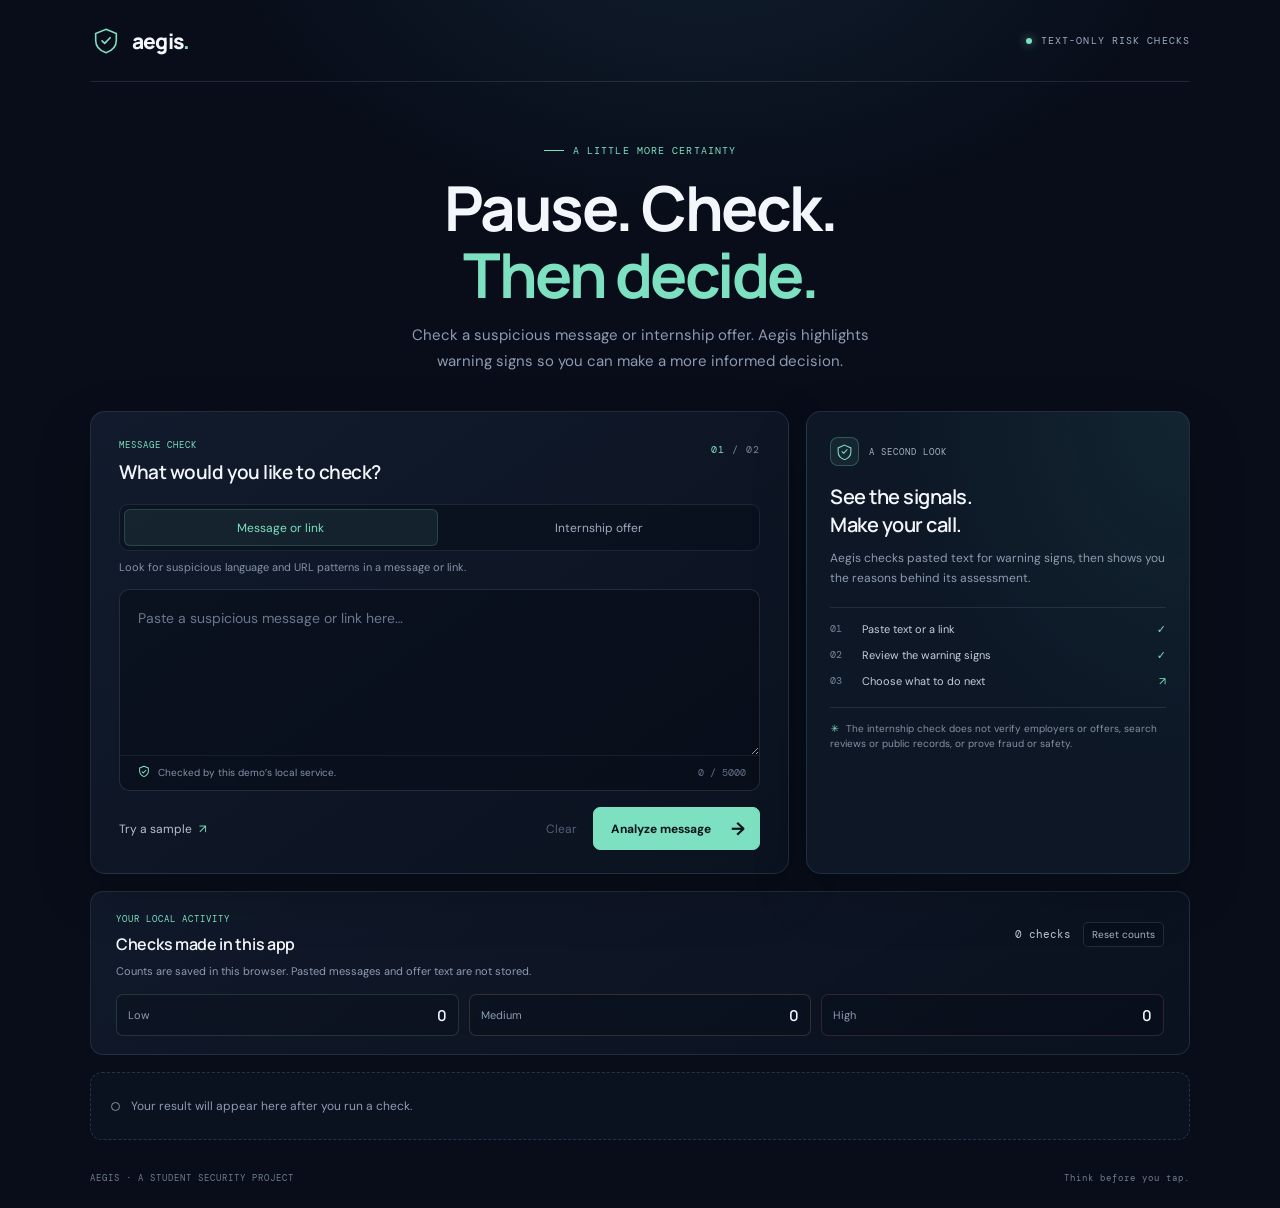
<file: frontend/index.html>
<!doctype html>
<html lang="en">
  <head>
    <meta charset="utf-8" />
    <meta name="viewport" content="width=device-width, initial-scale=1" />
    <meta name="theme-color" content="#080d19" />
    <meta name="description" content="Check suspicious messages and internship offers with Aegis." />
    <title>Aegis — Scam warning checks</title>
    <link rel="stylesheet" href="styles.css" />
    <script src="app.js" defer></script>
  </head>
  <body>
    <div class="shell">
      <header class="topbar">
        <a class="brand" href="#top" aria-label="Aegis home">
          <span class="brand-mark" aria-hidden="true">
            <svg viewBox="0 0 32 32" fill="none"><path d="M16 3.5 27 8v7.4c0 6.2-4.3 10.8-11 13.1C9.3 26.2 5 21.6 5 15.4V8l11-4.5Z" stroke="currentColor" stroke-width="1.7"/><path d="m11.8 15.8 2.8 2.8 5.8-6.1" stroke="currentColor" stroke-width="1.8" stroke-linecap="round" stroke-linejoin="round"/></svg>
          </span>
          <span class="brand-name">aegis<span>.</span></span>
        </a>
        <div class="topbar-note"><span class="live-dot"></span> TEXT-ONLY RISK CHECKS</div>
      </header>

      <main id="top">
        <section class="intro" aria-labelledby="page-title">
          <div class="eyebrow"><span class="eyebrow-line"></span> A LITTLE MORE CERTAINTY</div>
          <h1 id="page-title">Pause. Check.<br /><span>Then decide.</span></h1>
          <p class="intro-copy">Check a suspicious message or internship offer. Aegis highlights warning signs so you can make a more informed decision.</p>
        </section>

        <section class="workspace" aria-label="Aegis text checker">
          <div class="checker-card">
            <div class="card-heading">
              <div>
                <div class="section-kicker" id="mode-kicker">MESSAGE CHECK</div>
                <h2>What would you like to check?</h2>
              </div>
              <span class="step-label"><span>01</span> / 02</span>
            </div>

            <div class="mode-picker" role="group" aria-label="Choose what to check">
              <button class="mode-button is-active" type="button" data-mode="message" aria-pressed="true">Message or link</button>
              <button class="mode-button" type="button" data-mode="internship" aria-pressed="false">Internship offer</button>
            </div>
            <p class="mode-help" id="mode-help">Look for suspicious language and URL patterns in a message or link.</p>

            <div class="input-wrap company-site-field" id="company-site-field" hidden>
              <label for="company-website">Company website <span>(optional)</span></label>
              <input id="company-website" name="company-website" type="url" maxlength="500" placeholder="https://company.example" autocomplete="url" aria-describedby="company-website-note" />
              <p class="field-note" id="company-website-note">Included with the offer text in the same warning check. This does not verify the company or search its website.</p>
            </div>

            <form id="check-form">
              <label class="sr-only" id="message-label" for="message">Suspicious message or URL</label>
              <div class="input-wrap">
              <textarea id="message" name="message" maxlength="5000" placeholder="Paste a suspicious message or link here…" aria-describedby="mode-help char-count" required></textarea>
                <div class="input-footer">
                  <span class="input-hint"><svg viewBox="0 0 16 16" aria-hidden="true"><path d="M8 1.5 13 3.5v3.4c0 3-2 5.2-5 6.4-3-1.2-5-3.4-5-6.4V3.5l5-2Z"/><path d="m5.8 7.7 1.4 1.4 3-3.1"/></svg> Checked by this demo’s local service.</span>
                  <span id="char-count" class="char-count">0 / 5000</span>
                </div>
              </div>
              <div class="form-actions">
                <button class="text-button" id="sample-button" type="button">Try a sample <span aria-hidden="true">↗</span></button>
                <div class="primary-actions">
                  <button class="clear-button" id="clear-button" type="button" disabled>Clear</button>
                  <button class="analyze-button" id="submit-button" type="submit"><span class="button-label">Analyze message</span><span class="button-arrow" aria-hidden="true">→</span></button>
                </div>
              </div>
            </form>

            <p id="status" class="status" role="status" aria-live="polite"></p>
          </div>

          <aside class="side-panel" aria-label="How Aegis works">
            <div class="side-top">
              <span class="side-icon" aria-hidden="true"><svg viewBox="0 0 24 24" fill="none"><path d="M12 3 21 7v5.7c0 5.1-3.6 8.9-9 10.8-5.4-1.9-9-5.7-9-10.8V7l9-4Z" stroke="currentColor" stroke-width="1.5"/><path d="m8.5 12.2 2.3 2.3 4.8-5" stroke="currentColor" stroke-width="1.5" stroke-linecap="round" stroke-linejoin="round"/></svg></span>
              <span class="side-kicker">A SECOND LOOK</span>
            </div>
            <h2>See the signals.<br />Make your call.</h2>
            <p class="side-copy">Aegis checks pasted text for warning signs, then shows you the reasons behind its assessment.</p>
            <div class="side-divider"></div>
            <div class="workflow">
              <div class="workflow-step"><span class="workflow-number">01</span><span>Paste text or a link</span><span class="workflow-check">✓</span></div>
              <div class="workflow-step"><span class="workflow-number">02</span><span>Review the warning signs</span><span class="workflow-check">✓</span></div>
              <div class="workflow-step"><span class="workflow-number">03</span><span>Choose what to do next</span><span class="workflow-check">↗</span></div>
            </div>
            <p class="disclaimer"><span aria-hidden="true">✳</span> The internship check does not verify employers or offers, search reviews or public records, or prove fraud or safety.</p>
          </aside>
        </section>

        <section class="stats-card" aria-labelledby="stats-title" aria-live="polite">
          <div class="stats-heading">
            <div>
              <div class="section-kicker">YOUR LOCAL ACTIVITY</div>
              <h2 id="stats-title">Checks made in this app</h2>
            </div>
            <div class="stats-controls">
              <span class="stats-total" id="stats-total">0 checks</span>
              <button class="reset-stats" id="reset-stats" type="button">Reset counts</button>
            </div>
          </div>
          <p class="stats-note">Counts are saved in this browser. Pasted messages and offer text are not stored.</p>
          <dl class="risk-stats">
            <div class="risk-stat low-stat"><dt>Low</dt><dd id="stats-low">0</dd></div>
            <div class="risk-stat medium-stat"><dt>Medium</dt><dd id="stats-medium">0</dd></div>
            <div class="risk-stat high-stat"><dt>High</dt><dd id="stats-high">0</dd></div>
          </dl>
        </section>

        <section id="result-state" class="result-state" data-state="empty" role="status" aria-live="polite" aria-atomic="true">
          <span class="state-indicator" aria-hidden="true"></span>
          <p id="result-state-message">Your result will appear here after you run a check.</p>
        </section>

        <section id="result" class="result-card" aria-labelledby="result-title" aria-busy="false" hidden>
          <div class="result-heading">
            <div><div class="section-kicker">CHECK COMPLETE</div><h2 id="result-title">Here’s what Aegis found</h2></div>
            <span id="result-level" class="risk-pill">LOW RISK</span>
          </div>
          <div class="result-grid">
            <div class="score-panel">
              <div class="score-ring" id="score-ring"><div class="score-inner"><strong id="score-value">0</strong><span>of 100</span></div></div>
              <span class="score-caption">Warning score</span>
            </div>
            <div class="findings-panel">
              <h3>Warning signs</h3>
              <ul id="signals-list" class="signals-list"></ul>
              <p id="explanation" class="explanation"></p>
            </div>
          </div>
          <div class="result-note"><span aria-hidden="true">i</span> Scores are heuristic warnings, not measured probabilities. A low score does not prove a message or offer is safe.</div>
          <section id="source-research" class="source-research" aria-labelledby="source-title" hidden>
            <h3 id="source-title">Source research</h3>
            <p id="source-status" class="source-status"></p>
            <ul id="source-list" class="source-list"></ul>
          </section>
        </section>

        <footer class="footer"><span>AEGIS <span class="footer-dot">·</span> A STUDENT SECURITY PROJECT</span><span>Think before you tap.</span></footer>
      </main>
    </div>
  </body>
</html>
</file>
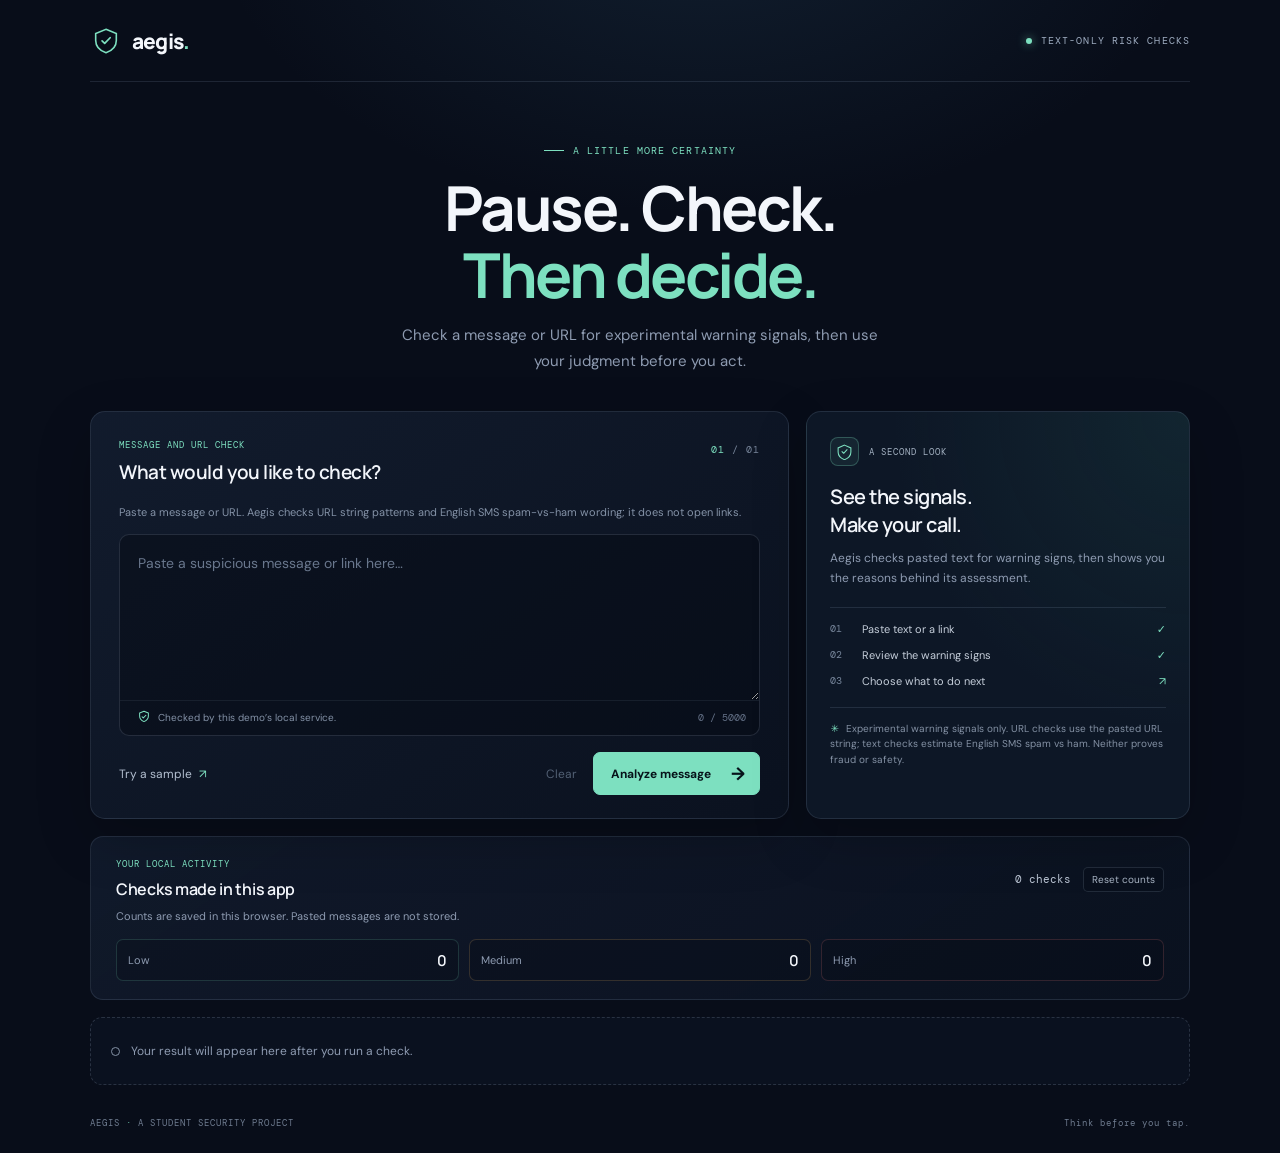
<file: v2-test-model/frontend/index.html>
<!doctype html>
<html lang="en">
  <head>
    <meta charset="utf-8" />
    <meta name="viewport" content="width=device-width, initial-scale=1" />
    <meta name="theme-color" content="#080d19" />
    <meta name="description" content="Review experimental warning signals in a message or URL with Aegis." />
    <title>Aegis — Scam warning checks</title>
    <link rel="stylesheet" href="styles.css" />
    <script src="app.js" defer></script>
  </head>
  <body>
    <div class="shell">
      <header class="topbar">
        <a class="brand" href="#top" aria-label="Aegis home">
          <span class="brand-mark" aria-hidden="true">
            <svg viewBox="0 0 32 32" fill="none"><path d="M16 3.5 27 8v7.4c0 6.2-4.3 10.8-11 13.1C9.3 26.2 5 21.6 5 15.4V8l11-4.5Z" stroke="currentColor" stroke-width="1.7"/><path d="m11.8 15.8 2.8 2.8 5.8-6.1" stroke="currentColor" stroke-width="1.8" stroke-linecap="round" stroke-linejoin="round"/></svg>
          </span>
          <span class="brand-name">aegis<span>.</span></span>
        </a>
        <div class="topbar-note"><span class="live-dot"></span> TEXT-ONLY RISK CHECKS</div>
      </header>

      <main id="top">
        <section class="intro" aria-labelledby="page-title">
          <div class="eyebrow"><span class="eyebrow-line"></span> A LITTLE MORE CERTAINTY</div>
          <h1 id="page-title">Pause. Check.<br /><span>Then decide.</span></h1>
          <p class="intro-copy">Check a message or URL for experimental warning signals, then use your judgment before you act.</p>
        </section>

        <section class="workspace" aria-label="Aegis text checker">
          <div class="checker-card">
            <div class="card-heading">
              <div>
                <div class="section-kicker">MESSAGE AND URL CHECK</div>
                <h2>What would you like to check?</h2>
              </div>
              <span class="step-label"><span>01</span> / 01</span>
            </div>

            <p class="mode-help" id="mode-help">Paste a message or URL. Aegis checks URL string patterns and English SMS spam-vs-ham wording; it does not open links.</p>

            <form id="check-form">
              <label class="sr-only" id="message-label" for="message">Message or URL to check</label>
              <div class="input-wrap">
              <textarea id="message" name="message" maxlength="5000" placeholder="Paste a suspicious message or link here…" aria-describedby="mode-help char-count" required></textarea>
                <div class="input-footer">
                  <span class="input-hint"><svg viewBox="0 0 16 16" aria-hidden="true"><path d="M8 1.5 13 3.5v3.4c0 3-2 5.2-5 6.4-3-1.2-5-3.4-5-6.4V3.5l5-2Z"/><path d="m5.8 7.7 1.4 1.4 3-3.1"/></svg> Checked by this demo’s local service.</span>
                  <span id="char-count" class="char-count">0 / 5000</span>
                </div>
              </div>
              <div class="form-actions">
                <button class="text-button" id="sample-button" type="button">Try a sample <span aria-hidden="true">↗</span></button>
                <div class="primary-actions">
                  <button class="clear-button" id="clear-button" type="button" disabled>Clear</button>
                  <button class="analyze-button" id="submit-button" type="submit"><span class="button-label">Analyze message</span><span class="button-arrow" aria-hidden="true">→</span></button>
                </div>
              </div>
            </form>

            <p id="status" class="status" role="status" aria-live="polite"></p>
          </div>

          <aside class="side-panel" aria-label="How Aegis works">
            <div class="side-top">
              <span class="side-icon" aria-hidden="true"><svg viewBox="0 0 24 24" fill="none"><path d="M12 3 21 7v5.7c0 5.1-3.6 8.9-9 10.8-5.4-1.9-9-5.7-9-10.8V7l9-4Z" stroke="currentColor" stroke-width="1.5"/><path d="m8.5 12.2 2.3 2.3 4.8-5" stroke="currentColor" stroke-width="1.5" stroke-linecap="round" stroke-linejoin="round"/></svg></span>
              <span class="side-kicker">A SECOND LOOK</span>
            </div>
            <h2>See the signals.<br />Make your call.</h2>
            <p class="side-copy">Aegis checks pasted text for warning signs, then shows you the reasons behind its assessment.</p>
            <div class="side-divider"></div>
            <div class="workflow">
              <div class="workflow-step"><span class="workflow-number">01</span><span>Paste text or a link</span><span class="workflow-check">✓</span></div>
              <div class="workflow-step"><span class="workflow-number">02</span><span>Review the warning signs</span><span class="workflow-check">✓</span></div>
              <div class="workflow-step"><span class="workflow-number">03</span><span>Choose what to do next</span><span class="workflow-check">↗</span></div>
            </div>
            <p class="disclaimer"><span aria-hidden="true">✳</span> Experimental warning signals only. URL checks use the pasted URL string; text checks estimate English SMS spam vs ham. Neither proves fraud or safety.</p>
          </aside>
        </section>

        <section class="stats-card" aria-labelledby="stats-title" aria-live="polite">
          <div class="stats-heading">
            <div>
              <div class="section-kicker">YOUR LOCAL ACTIVITY</div>
              <h2 id="stats-title">Checks made in this app</h2>
            </div>
            <div class="stats-controls">
              <span class="stats-total" id="stats-total">0 checks</span>
              <button class="reset-stats" id="reset-stats" type="button">Reset counts</button>
            </div>
          </div>
          <p class="stats-note">Counts are saved in this browser. Pasted messages are not stored.</p>
          <dl class="risk-stats">
            <div class="risk-stat low-stat"><dt>Low</dt><dd id="stats-low">0</dd></div>
            <div class="risk-stat medium-stat"><dt>Medium</dt><dd id="stats-medium">0</dd></div>
            <div class="risk-stat high-stat"><dt>High</dt><dd id="stats-high">0</dd></div>
          </dl>
        </section>

        <section id="result-state" class="result-state" data-state="empty" role="status" aria-live="polite" aria-atomic="true">
          <span class="state-indicator" aria-hidden="true"></span>
          <p id="result-state-message">Your result will appear here after you run a check.</p>
        </section>

        <section id="result" class="result-card" aria-labelledby="result-title" aria-busy="false" hidden>
          <div class="result-heading">
            <div><div class="section-kicker">CHECK COMPLETE</div><h2 id="result-title">Here’s what Aegis found</h2></div>
            <span id="result-level" class="risk-pill">LOW RISK</span>
          </div>
          <div class="result-grid">
            <div class="score-panel">
              <div class="score-ring" id="score-ring"><div class="score-inner"><strong id="score-value">0</strong><span>of 100</span></div></div>
              <span class="score-caption">Strongest signal score</span>
            </div>
            <div class="findings-panel">
              <h3>Warning signs</h3>
              <ul id="signals-list" class="signals-list"></ul>
              <p id="explanation" class="explanation"></p>
            </div>
          </div>
          <section class="component-scores" aria-labelledby="component-scores-title">
            <h3 id="component-scores-title">Separate experimental estimates</h3>
            <dl class="component-score-list">
              <div class="component-score">
                <dt>Rule warning estimate</dt>
                <dd id="rule-score-value">Not returned</dd>
                <p id="rule-score-scope">Selected warning rules such as urgency wording and hard-coded lookalike strings.</p>
              </div>
              <div class="component-score" id="url-score-row">
                <dt>URL pattern estimate</dt>
                <dd id="url-score-value">Not returned</dd>
                <p id="url-score-scope">URL-only phishing-pattern estimate; not live reputation or page inspection.</p>
              </div>
              <div class="component-score">
                <dt>Message wording estimate</dt>
                <dd id="message-score-value">Not returned</dd>
                <p id="message-score-scope">English SMS spam-vs-ham estimate; not a general scam or phishing classifier.</p>
              </div>
            </dl>
          </section>
          <p id="score-note" class="result-note">The displayed score is the strongest of separate experimental signals, not a calibrated probability that a message is genuine or malicious. A low score does not prove a message is safe.</p>
        </section>

        <footer class="footer"><span>AEGIS <span class="footer-dot">·</span> A STUDENT SECURITY PROJECT</span><span>Think before you tap.</span></footer>
      </main>
    </div>
  </body>
</html>
</file>
<file: frontend/styles.css>
@import url('https://fonts.googleapis.com/css2?family=DM+Mono:wght@400;500&family=DM+Sans:wght@400;500;600;700&family=Manrope:wght@400;500;600;700;800&display=swap');

:root {
  color-scheme: dark;
  --bg: #080d19;
  --panel: #0e1626;
  --panel-2: #111c2e;
  --line: rgba(175, 197, 226, .13);
  --text: #f3f6fb;
  --muted: #8e9bb1;
  --soft: #bbc5d4;
  --mint: #7de0c0;
  --mint-dark: #112c2b;
  --mono: 'DM Mono', ui-monospace, monospace;
  font-family: 'DM Sans', system-ui, sans-serif;
  font-synthesis: none;
  text-rendering: optimizeLegibility;
  -webkit-font-smoothing: antialiased;
}

* { box-sizing: border-box; }
body { min-width: 320px; margin: 0; color: var(--text); background: radial-gradient(ellipse 55% 38% at 55% -8%, rgba(53, 100, 134, .2), transparent 70%), var(--bg); }
button, textarea, input { font: inherit; }
button:focus-visible, textarea:focus-visible, input:focus-visible, a:focus-visible { outline: 2px solid var(--mint); outline-offset: 3px; }
.shell { width: min(1100px, calc(100% - 56px)); margin: 0 auto; }
.topbar { height: 82px; display: flex; align-items: center; justify-content: space-between; border-bottom: 1px solid var(--line); }
.brand { display: inline-flex; align-items: center; gap: 10px; color: var(--text); text-decoration: none; }
.brand-mark { display: grid; width: 32px; height: 32px; place-items: center; color: var(--mint); }
.brand-mark svg { width: 30px; }
.brand-name { font: 800 21px 'Manrope', sans-serif; letter-spacing: -.8px; }
.brand-name span { color: var(--mint); }
.topbar-note, .eyebrow, .section-kicker, .step-label, .side-kicker, .footer { font-family: var(--mono); letter-spacing: .11em; }
.topbar-note { display: inline-flex; align-items: center; gap: 9px; color: #9eacc0; font-size: 10px; }
.live-dot { width: 6px; height: 6px; border-radius: 50%; background: var(--mint); box-shadow: 0 0 10px rgba(125,224,192,.7); }
main { padding: 62px 0 0; }
.intro { max-width: 620px; margin: 0 auto 37px; text-align: center; }
.eyebrow { display: flex; align-items: center; justify-content: center; gap: 9px; color: var(--mint); font-size: 10px; }
.eyebrow-line { width: 20px; height: 1px; background: var(--mint); }
h1, h2, h3, p { margin-top: 0; }
h1 { margin: 18px 0 13px; font: 700 clamp(42px, 6vw, 62px)/1.08 'Manrope', sans-serif; letter-spacing: -2.5px; }
h1 span { color: var(--mint); }
.intro-copy { max-width: 490px; margin: 0 auto; color: var(--muted); font-size: 15px; line-height: 1.75; }
.workspace { display: grid; grid-template-columns: minmax(0, 1.55fr) minmax(270px, .85fr); gap: 17px; align-items: stretch; }
.checker-card, .side-panel, .result-card { border: 1px solid var(--line); border-radius: 15px; background: linear-gradient(145deg, rgba(18,28,46,.97), rgba(11,18,32,.98)); box-shadow: 0 20px 55px rgba(0,0,0,.2); }
.checker-card { padding: 27px 28px 23px; }
.card-heading, .result-heading { display: flex; align-items: flex-start; justify-content: space-between; gap: 16px; margin-bottom: 19px; }
.section-kicker { margin-bottom: 8px; color: var(--mint); font-size: 9px; }
.card-heading h2, .result-heading h2 { margin-bottom: 0; font: 600 19px 'Manrope', sans-serif; letter-spacing: -.45px; }
.step-label { margin-top: 4px; color: #77859a; font-size: 10px; white-space: nowrap; }
.step-label span { color: var(--mint); }
.mode-picker { display: grid; grid-template-columns: 1fr 1fr; gap: 4px; margin: 0 0 8px; padding: 4px; border: 1px solid rgba(164,183,209,.12); border-radius: 9px; background: rgba(5,10,19,.34); }
.mode-button { min-height: 37px; padding: 7px 10px; border: 1px solid transparent; border-radius: 6px; color: #9eacc0; background: transparent; font-size: 12px; cursor: pointer; transition: color .2s, background .2s, border-color .2s; }
.mode-button:hover:not(:disabled) { color: var(--text); }
.mode-button.is-active { border-color: rgba(125,224,192,.18); color: var(--mint); background: rgba(125,224,192,.08); }
.mode-button:disabled { cursor: wait; opacity: .65; }
.mode-help { min-height: 18px; margin: 0 0 12px; color: #8492a7; font-size: 11px; line-height: 1.55; }
.company-site-field { margin: 0 0 12px; padding: 11px 14px 10px; }
.company-site-field label { display: block; margin-bottom: 7px; color: #c2ccda; font-size: 11px; }
.company-site-field label span { color: var(--muted); }
.company-site-field input { width: 100%; min-height: 36px; border: 1px solid rgba(164,183,209,.16); border-radius: 6px; padding: 7px 9px; color: var(--text); background: rgba(5,10,19,.4); font-size: 12px; }
.company-site-field input::placeholder { color: #69778d; }
.field-note { margin: 7px 0 0; color: #8492a7; font-size: 10px; line-height: 1.5; }
.input-wrap { overflow: hidden; border: 1px solid rgba(164,183,209,.17); border-radius: 10px; background: rgba(5,10,19,.44); transition: border-color .2s, box-shadow .2s; }
.input-wrap:focus-within { border-color: rgba(125,224,192,.55); box-shadow: 0 0 0 3px rgba(125,224,192,.06); }
textarea { display: block; width: 100%; min-height: 165px; resize: vertical; border: 0; outline: 0; padding: 17px 18px 12px; color: var(--text); background: transparent; font-size: 14px; line-height: 1.65; }
textarea::placeholder { color: #69778d; }
.input-footer { display: flex; align-items: center; justify-content: space-between; gap: 10px; padding: 9px 13px 11px 17px; border-top: 1px solid rgba(164,183,209,.09); }
.input-hint { display: flex; align-items: center; gap: 7px; color: #8492a7; font-size: 10px; }
.input-hint svg { width: 14px; height: 14px; fill: none; stroke: var(--mint); stroke-width: 1.15; stroke-linecap: round; stroke-linejoin: round; }
.char-count { color: #647187; font: 10px var(--mono); white-space: nowrap; }
.form-actions { display: flex; justify-content: space-between; align-items: center; margin-top: 16px; }
.primary-actions { display: flex; align-items: center; gap: 16px; }
.text-button, .clear-button { padding: 8px 0; border: 0; color: #b3bfd0; background: none; font-size: 12px; cursor: pointer; }
.text-button span { padding-left: 4px; color: var(--mint); }
.clear-button:disabled { color: #526074; cursor: default; }
.analyze-button { display: inline-flex; align-items: center; gap: 20px; min-height: 43px; padding: 0 14px 0 17px; border: 1px solid var(--mint); border-radius: 7px; color: #07131a; background: var(--mint); font-size: 12px; font-weight: 700; cursor: pointer; transition: background .2s, transform .2s; }
.analyze-button:hover:not(:disabled) { transform: translateY(-1px); background: #a0f0d7; }
.analyze-button:disabled { opacity: .75; cursor: wait; }
.button-arrow { font-size: 18px; line-height: 1; }
.status { min-height: 18px; margin: 11px 0 0; color: #f0a4a4; font-size: 12px; }
.status:empty { display: none; }
.result-state { display: flex; align-items: center; gap: 11px; min-height: 68px; margin-top: 17px; padding: 17px 20px; border: 1px dashed rgba(164,183,209,.2); border-radius: 12px; color: var(--muted); background: rgba(14,22,38,.52); font-size: 12px; line-height: 1.55; }
.result-state p { margin: 0; }
.state-indicator { width: 9px; height: 9px; flex: 0 0 9px; border: 1px solid #8391a4; border-radius: 50%; }
.result-state[data-state="loading"] { border-style: solid; border-color: rgba(125,224,192,.25); color: var(--soft); }
.result-state[data-state="loading"] .state-indicator { border-color: var(--mint); border-top-color: transparent; animation: spin .8s linear infinite; }
.result-state[data-state="error"] { border-style: solid; border-color: rgba(255,128,137,.35); color: #ffc0c4; background: rgba(66,22,33,.25); }
.result-state[data-state="error"] .state-indicator { border-color: #ff8991; background: #ff8991; box-shadow: 0 0 0 4px rgba(255,128,137,.1); }
.side-panel { position: relative; overflow: hidden; padding: 25px 23px 20px; background: radial-gradient(ellipse at 100% 0, rgba(39,102,94,.18), transparent 55%), #0d1726; }
.side-top { display: flex; align-items: center; gap: 10px; margin-bottom: 17px; }
.side-icon { display: grid; width: 29px; height: 29px; place-items: center; border: 1px solid rgba(125,224,192,.27); border-radius: 8px; color: var(--mint); background: rgba(125,224,192,.07); }
.side-icon svg { width: 17px; }
.side-kicker { color: #a4b2c2; font-size: 9px; }
.side-panel h2 { margin-bottom: 10px; font: 600 20px/1.36 'Manrope', sans-serif; letter-spacing: -.5px; }
.side-copy { margin-bottom: 18px; color: var(--muted); font-size: 12px; line-height: 1.7; }
.side-divider { height: 1px; margin-bottom: 14px; background: var(--line); }
.workflow { display: grid; gap: 12px; }
.workflow-step { display: grid; grid-template-columns: 25px 1fr 15px; align-items: center; gap: 7px; color: #c5ceda; font-size: 11px; }
.workflow-number { color: #77869b; font: 10px var(--mono); }
.workflow-check { color: var(--mint); font-size: 11px; text-align: right; }
.disclaimer { margin: 19px 0 0; padding-top: 13px; border-top: 1px solid var(--line); color: #8491a4; font-size: 10px; line-height: 1.55; }
.disclaimer span { padding-right: 4px; color: var(--mint); }
.result-card { margin-top: 17px; padding: 25px 28px 18px; animation: reveal .3s ease-out; }
.result-heading { align-items: center; margin-bottom: 20px; }
.risk-pill { padding: 7px 10px; border: 1px solid rgba(125,224,192,.25); border-radius: 99px; color: var(--mint); background: rgba(125,224,192,.07); font: 10px var(--mono); letter-spacing: .06em; white-space: nowrap; }
.risk-pill.medium { border-color: rgba(255,196,111,.3); color: #ffc46f; background: rgba(255,196,111,.07); }
.risk-pill.high { border-color: rgba(255,128,137,.35); color: #ff8991; background: rgba(255,128,137,.08); }
.result-grid { display: grid; grid-template-columns: 170px 1fr; gap: 26px; align-items: center; }
.score-panel { display: flex; flex-direction: column; align-items: center; gap: 9px; }
.score-ring { display: grid; width: 112px; height: 112px; place-items: center; border-radius: 50%; background: conic-gradient(var(--mint) 0deg, rgba(125,224,192,.12) 0deg); transition: background .4s; }
.score-inner { display: flex; width: 95px; height: 95px; flex-direction: column; align-items: center; justify-content: center; border-radius: 50%; background: #101a2a; }
.score-inner strong { font: 700 31px 'Manrope', sans-serif; line-height: 1; }
.score-inner span, .score-caption { color: var(--muted); font-size: 10px; }
.findings-panel h3 { margin-bottom: 11px; font: 600 13px 'Manrope', sans-serif; }
.signals-list { display: grid; gap: 7px; margin: 0; padding: 0; list-style: none; }
.signals-list li { display: flex; align-items: flex-start; gap: 8px; color: #c2ccda; font-size: 12px; line-height: 1.5; }
.signals-list li::before { content: '!'; display: grid; width: 16px; height: 16px; flex: 0 0 16px; place-items: center; border-radius: 50%; color: #ffc46f; background: rgba(255,196,111,.1); font: 10px var(--mono); }
.signals-list li.no-signals::before { content: '✓'; color: var(--mint); background: rgba(125,224,192,.1); }
.explanation { margin: 12px 0 0; color: var(--muted); font-size: 12px; line-height: 1.7; }
.result-note { display: flex; align-items: center; gap: 8px; margin-top: 19px; padding-top: 13px; border-top: 1px solid var(--line); color: #8d9aae; font-size: 10px; line-height: 1.5; }
.result-note span { display: grid; width: 15px; height: 15px; flex: 0 0 15px; place-items: center; border: 1px solid #8392a5; border-radius: 50%; font: 10px var(--mono); }
.stats-card { margin-top: 17px; padding: 21px 25px 18px; border: 1px solid var(--line); border-radius: 13px; background: linear-gradient(145deg, rgba(18,28,46,.84), rgba(11,18,32,.9)); }
.stats-heading { display: flex; align-items: center; justify-content: space-between; gap: 14px; }
.stats-heading h2 { margin: 0; font: 600 16px 'Manrope', sans-serif; letter-spacing: -.3px; }
.stats-controls { display: flex; align-items: center; gap: 12px; }
.stats-total { color: var(--soft); font: 11px var(--mono); white-space: nowrap; }
.reset-stats { padding: 5px 8px; border: 1px solid rgba(164,183,209,.16); border-radius: 5px; color: #aab6c6; background: rgba(5,10,19,.22); font-size: 10px; cursor: pointer; }
.reset-stats:hover { color: var(--text); border-color: rgba(125,224,192,.35); }
.stats-note { margin: 8px 0 14px; color: var(--muted); font-size: 11px; line-height: 1.55; }
.risk-stats { display: grid; grid-template-columns: repeat(3, 1fr); gap: 10px; margin: 0; }
.risk-stat { display: flex; align-items: center; justify-content: space-between; gap: 8px; min-height: 42px; padding: 8px 11px; border: 1px solid var(--line); border-radius: 7px; background: rgba(5,10,19,.25); }
.risk-stat dt { color: var(--muted); font-size: 11px; }
.risk-stat dd { margin: 0; color: var(--text); font: 600 15px 'Manrope', sans-serif; }
.low-stat { border-color: rgba(125,224,192,.17); }
.medium-stat { border-color: rgba(255,196,111,.17); }
.high-stat { border-color: rgba(255,128,137,.17); }
.source-research { margin-top: 18px; padding-top: 15px; border-top: 1px solid var(--line); }
.source-research h3 { margin-bottom: 7px; font: 600 13px 'Manrope', sans-serif; }
.source-status { margin: 0; color: var(--muted); font-size: 11px; line-height: 1.6; }
.source-list { display: grid; gap: 10px; margin: 11px 0 0; padding: 0; list-style: none; }
.source-list li { display: grid; grid-template-columns: minmax(0, 1fr) auto; align-items: center; gap: 4px 12px; font-size: 11px; }
.source-list a, .source-list li > span:not(.source-kind) { color: var(--mint); overflow-wrap: anywhere; }
.source-kind { grid-column: 1 / -1; color: #aab6c6; font: 9px var(--mono); letter-spacing: .04em; }
.source-list time { color: var(--muted); font-size: 10px; white-space: nowrap; }
.footer { display: flex; justify-content: space-between; padding: 32px 0 24px; color: #6f7c90; font-size: 9px; }
.footer-dot { color: var(--mint); }
.sr-only { position: absolute; width: 1px; height: 1px; padding: 0; overflow: hidden; clip: rect(0,0,0,0); white-space: nowrap; clip-path: inset(50%); }
[hidden] { display: none !important; }
@keyframes reveal { from { opacity: 0; transform: translateY(8px); } to { opacity: 1; transform: translateY(0); } }
@keyframes spin { to { transform: rotate(360deg); } }

@media (max-width: 760px) {
  .shell { width: min(600px, calc(100% - 36px)); }
  main { padding-top: 47px; }
  .intro { margin-bottom: 27px; }
  h1 { font-size: clamp(42px, 10vw, 57px); }
  .workspace { grid-template-columns: 1fr; }
  .side-panel { padding: 22px; }
  .workflow { grid-template-columns: 1fr; }
}
@media (max-width: 480px) {
  .shell { width: calc(100% - 28px); }
  .topbar { height: 68px; }
  .topbar-note { font-size: 8px; letter-spacing: .06em; }
  main { padding-top: 38px; }
  .intro-copy { max-width: 340px; font-size: 13px; }
  .checker-card { padding: 21px 17px 17px; }
  .card-heading h2, .result-heading h2 { font-size: 16px; }
  .input-footer { align-items: flex-start; }
  .input-hint { max-width: 220px; line-height: 1.4; }
  .form-actions { align-items: flex-end; }
  .primary-actions { gap: 10px; }
  .analyze-button { gap: 9px; min-height: 40px; padding: 0 10px; font-size: 11px; }
  .clear-button, .text-button { font-size: 11px; }
  .result-card { padding: 21px 17px 16px; }
  .stats-card { padding: 18px 16px 15px; }
  .risk-stats { gap: 6px; }
  .risk-stat { align-items: flex-start; flex-direction: column; gap: 3px; padding: 8px; }
  .source-list li { grid-template-columns: 1fr; gap: 5px; }
  .source-list time { white-space: normal; }
  .result-grid { grid-template-columns: 105px 1fr; gap: 16px; }
  .score-ring { width: 94px; height: 94px; }
  .score-inner { width: 79px; height: 79px; }
  .score-inner strong { font-size: 26px; }
  .footer { gap: 12px; font-size: 8px; }
}
@media (max-width: 600px) {
  .stats-heading, .stats-controls { align-items: flex-start; }
  .stats-heading { flex-direction: column; }
  .stats-controls { width: 100%; justify-content: space-between; }
  .result-grid { grid-template-columns: 1fr; gap: 22px; }
  .score-panel { flex-direction: row; justify-content: flex-start; }
  .footer { flex-wrap: wrap; }
}
@media (max-width: 360px) {
  .shell { width: calc(100% - 24px); }
  .topbar-note { max-width: 132px; text-align: right; line-height: 1.5; }
  .form-actions { align-items: stretch; flex-direction: column; gap: 10px; }
  .text-button { align-self: flex-start; }
  .primary-actions { justify-content: space-between; }
  .input-footer { gap: 6px; padding-right: 9px; padding-left: 11px; }
}
@media (prefers-reduced-motion: reduce) { *, *::before, *::after { scroll-behavior: auto !important; animation-duration: .01ms !important; transition-duration: .01ms !important; } }
</file>
<file: v2-test-model/frontend/styles.css>
@import url('https://fonts.googleapis.com/css2?family=DM+Mono:wght@400;500&family=DM+Sans:wght@400;500;600;700&family=Manrope:wght@400;500;600;700;800&display=swap');

:root {
  color-scheme: dark;
  --bg: #080d19;
  --panel: #0e1626;
  --panel-2: #111c2e;
  --line: rgba(175, 197, 226, .13);
  --text: #f3f6fb;
  --muted: #8e9bb1;
  --soft: #bbc5d4;
  --mint: #7de0c0;
  --mint-dark: #112c2b;
  --mono: 'DM Mono', ui-monospace, monospace;
  font-family: 'DM Sans', system-ui, sans-serif;
  font-synthesis: none;
  text-rendering: optimizeLegibility;
  -webkit-font-smoothing: antialiased;
}

* { box-sizing: border-box; }
body { min-width: 320px; margin: 0; color: var(--text); background: radial-gradient(ellipse 55% 38% at 55% -8%, rgba(53, 100, 134, .2), transparent 70%), var(--bg); }
button, textarea, input { font: inherit; }
button:focus-visible, textarea:focus-visible, input:focus-visible, a:focus-visible { outline: 2px solid var(--mint); outline-offset: 3px; }
.shell { width: min(1100px, calc(100% - 56px)); margin: 0 auto; }
.topbar { height: 82px; display: flex; align-items: center; justify-content: space-between; border-bottom: 1px solid var(--line); }
.brand { display: inline-flex; align-items: center; gap: 10px; color: var(--text); text-decoration: none; }
.brand-mark { display: grid; width: 32px; height: 32px; place-items: center; color: var(--mint); }
.brand-mark svg { width: 30px; }
.brand-name { font: 800 21px 'Manrope', sans-serif; letter-spacing: -.8px; }
.brand-name span { color: var(--mint); }
.topbar-note, .eyebrow, .section-kicker, .step-label, .side-kicker, .footer { font-family: var(--mono); letter-spacing: .11em; }
.topbar-note { display: inline-flex; align-items: center; gap: 9px; color: #9eacc0; font-size: 10px; }
.live-dot { width: 6px; height: 6px; border-radius: 50%; background: var(--mint); box-shadow: 0 0 10px rgba(125,224,192,.7); }
main { padding: 62px 0 0; }
.intro { max-width: 620px; margin: 0 auto 37px; text-align: center; }
.eyebrow { display: flex; align-items: center; justify-content: center; gap: 9px; color: var(--mint); font-size: 10px; }
.eyebrow-line { width: 20px; height: 1px; background: var(--mint); }
h1, h2, h3, p { margin-top: 0; }
h1 { margin: 18px 0 13px; font: 700 clamp(42px, 6vw, 62px)/1.08 'Manrope', sans-serif; letter-spacing: -2.5px; }
h1 span { color: var(--mint); }
.intro-copy { max-width: 490px; margin: 0 auto; color: var(--muted); font-size: 15px; line-height: 1.75; }
.workspace { display: grid; grid-template-columns: minmax(0, 1.55fr) minmax(270px, .85fr); gap: 17px; align-items: stretch; }
.checker-card, .side-panel, .result-card { border: 1px solid var(--line); border-radius: 15px; background: linear-gradient(145deg, rgba(18,28,46,.97), rgba(11,18,32,.98)); box-shadow: 0 20px 55px rgba(0,0,0,.2); }
.checker-card { padding: 27px 28px 23px; }
.card-heading, .result-heading { display: flex; align-items: flex-start; justify-content: space-between; gap: 16px; margin-bottom: 19px; }
.section-kicker { margin-bottom: 8px; color: var(--mint); font-size: 9px; }
.card-heading h2, .result-heading h2 { margin-bottom: 0; font: 600 19px 'Manrope', sans-serif; letter-spacing: -.45px; }
.step-label { margin-top: 4px; color: #77859a; font-size: 10px; white-space: nowrap; }
.step-label span { color: var(--mint); }
.mode-help { min-height: 18px; margin: 0 0 12px; color: #8492a7; font-size: 11px; line-height: 1.55; }
.input-wrap { overflow: hidden; border: 1px solid rgba(164,183,209,.17); border-radius: 10px; background: rgba(5,10,19,.44); transition: border-color .2s, box-shadow .2s; }
.input-wrap:focus-within { border-color: rgba(125,224,192,.55); box-shadow: 0 0 0 3px rgba(125,224,192,.06); }
textarea { display: block; width: 100%; min-height: 165px; resize: vertical; border: 0; outline: 0; padding: 17px 18px 12px; color: var(--text); background: transparent; font-size: 14px; line-height: 1.65; }
textarea::placeholder { color: #69778d; }
.input-footer { display: flex; align-items: center; justify-content: space-between; gap: 10px; padding: 9px 13px 11px 17px; border-top: 1px solid rgba(164,183,209,.09); }
.input-hint { display: flex; align-items: center; gap: 7px; color: #8492a7; font-size: 10px; }
.input-hint svg { width: 14px; height: 14px; fill: none; stroke: var(--mint); stroke-width: 1.15; stroke-linecap: round; stroke-linejoin: round; }
.char-count { color: #647187; font: 10px var(--mono); white-space: nowrap; }
.form-actions { display: flex; justify-content: space-between; align-items: center; margin-top: 16px; }
.primary-actions { display: flex; align-items: center; gap: 16px; }
.text-button, .clear-button { padding: 8px 0; border: 0; color: #b3bfd0; background: none; font-size: 12px; cursor: pointer; }
.text-button span { padding-left: 4px; color: var(--mint); }
.clear-button:disabled { color: #526074; cursor: default; }
.analyze-button { display: inline-flex; align-items: center; gap: 20px; min-height: 43px; padding: 0 14px 0 17px; border: 1px solid var(--mint); border-radius: 7px; color: #07131a; background: var(--mint); font-size: 12px; font-weight: 700; cursor: pointer; transition: background .2s, transform .2s; }
.analyze-button:hover:not(:disabled) { transform: translateY(-1px); background: #a0f0d7; }
.analyze-button:disabled { opacity: .75; cursor: wait; }
.button-arrow { font-size: 18px; line-height: 1; }
.status { min-height: 18px; margin: 11px 0 0; color: #f0a4a4; font-size: 12px; }
.status:empty { display: none; }
.result-state { display: flex; align-items: center; gap: 11px; min-height: 68px; margin-top: 17px; padding: 17px 20px; border: 1px dashed rgba(164,183,209,.2); border-radius: 12px; color: var(--muted); background: rgba(14,22,38,.52); font-size: 12px; line-height: 1.55; }
.result-state p { margin: 0; }
.state-indicator { width: 9px; height: 9px; flex: 0 0 9px; border: 1px solid #8391a4; border-radius: 50%; }
.result-state[data-state="loading"] { border-style: solid; border-color: rgba(125,224,192,.25); color: var(--soft); }
.result-state[data-state="loading"] .state-indicator { border-color: var(--mint); border-top-color: transparent; animation: spin .8s linear infinite; }
.result-state[data-state="error"] { border-style: solid; border-color: rgba(255,128,137,.35); color: #ffc0c4; background: rgba(66,22,33,.25); }
.result-state[data-state="error"] .state-indicator { border-color: #ff8991; background: #ff8991; box-shadow: 0 0 0 4px rgba(255,128,137,.1); }
.side-panel { position: relative; overflow: hidden; padding: 25px 23px 20px; background: radial-gradient(ellipse at 100% 0, rgba(39,102,94,.18), transparent 55%), #0d1726; }
.side-top { display: flex; align-items: center; gap: 10px; margin-bottom: 17px; }
.side-icon { display: grid; width: 29px; height: 29px; place-items: center; border: 1px solid rgba(125,224,192,.27); border-radius: 8px; color: var(--mint); background: rgba(125,224,192,.07); }
.side-icon svg { width: 17px; }
.side-kicker { color: #a4b2c2; font-size: 9px; }
.side-panel h2 { margin-bottom: 10px; font: 600 20px/1.36 'Manrope', sans-serif; letter-spacing: -.5px; }
.side-copy { margin-bottom: 18px; color: var(--muted); font-size: 12px; line-height: 1.7; }
.side-divider { height: 1px; margin-bottom: 14px; background: var(--line); }
.workflow { display: grid; gap: 12px; }
.workflow-step { display: grid; grid-template-columns: 25px 1fr 15px; align-items: center; gap: 7px; color: #c5ceda; font-size: 11px; }
.workflow-number { color: #77869b; font: 10px var(--mono); }
.workflow-check { color: var(--mint); font-size: 11px; text-align: right; }
.disclaimer { margin: 19px 0 0; padding-top: 13px; border-top: 1px solid var(--line); color: #8491a4; font-size: 10px; line-height: 1.55; }
.disclaimer span { padding-right: 4px; color: var(--mint); }
.result-card { margin-top: 17px; padding: 25px 28px 18px; animation: reveal .3s ease-out; }
.result-heading { align-items: center; margin-bottom: 20px; }
.risk-pill { padding: 7px 10px; border: 1px solid rgba(125,224,192,.25); border-radius: 99px; color: var(--mint); background: rgba(125,224,192,.07); font: 10px var(--mono); letter-spacing: .06em; white-space: nowrap; }
.risk-pill.medium { border-color: rgba(255,196,111,.3); color: #ffc46f; background: rgba(255,196,111,.07); }
.risk-pill.high { border-color: rgba(255,128,137,.35); color: #ff8991; background: rgba(255,128,137,.08); }
.result-grid { display: grid; grid-template-columns: 170px 1fr; gap: 26px; align-items: center; }
.score-panel { display: flex; flex-direction: column; align-items: center; gap: 9px; }
.score-ring { display: grid; width: 112px; height: 112px; place-items: center; border-radius: 50%; background: conic-gradient(var(--mint) 0deg, rgba(125,224,192,.12) 0deg); transition: background .4s; }
.score-inner { display: flex; width: 95px; height: 95px; flex-direction: column; align-items: center; justify-content: center; border-radius: 50%; background: #101a2a; }
.score-inner strong { font: 700 31px 'Manrope', sans-serif; line-height: 1; }
.score-inner span, .score-caption { color: var(--muted); font-size: 10px; }
.findings-panel h3 { margin-bottom: 11px; font: 600 13px 'Manrope', sans-serif; }
.signals-list { display: grid; gap: 7px; margin: 0; padding: 0; list-style: none; }
.signals-list li { display: flex; align-items: flex-start; gap: 8px; color: #c2ccda; font-size: 12px; line-height: 1.5; }
.signals-list li::before { content: '!'; display: grid; width: 16px; height: 16px; flex: 0 0 16px; place-items: center; border-radius: 50%; color: #ffc46f; background: rgba(255,196,111,.1); font: 10px var(--mono); }
.signals-list li.no-signals::before { content: '✓'; color: var(--mint); background: rgba(125,224,192,.1); }
.explanation { margin: 12px 0 0; color: var(--muted); font-size: 12px; line-height: 1.7; }
.component-scores { margin-top: 20px; padding-top: 16px; border-top: 1px solid var(--line); }
.component-scores h3 { margin-bottom: 11px; font: 600 13px 'Manrope', sans-serif; }
.component-score-list { display: grid; grid-template-columns: repeat(3, minmax(0, 1fr)); gap: 11px; margin: 0; }
.component-score { min-width: 0; padding: 13px 14px; border: 1px solid rgba(164,183,209,.13); border-radius: 9px; background: rgba(5,10,19,.25); }
.component-score dt { color: var(--soft); font-size: 11px; }
.component-score dd { margin: 7px 0; color: var(--mint); font: 600 17px 'Manrope', sans-serif; }
.component-score p { margin: 0; color: var(--muted); font-size: 10px; line-height: 1.6; }
.result-note { margin: 14px 0 0; padding: 12px 14px; border-left: 2px solid rgba(125,224,192,.38); color: #aab6c6; background: rgba(5,10,19,.2); font-size: 10px; line-height: 1.6; }
.stats-card { margin-top: 17px; padding: 21px 25px 18px; border: 1px solid var(--line); border-radius: 13px; background: linear-gradient(145deg, rgba(18,28,46,.84), rgba(11,18,32,.9)); }
.stats-heading { display: flex; align-items: center; justify-content: space-between; gap: 14px; }
.stats-heading h2 { margin: 0; font: 600 16px 'Manrope', sans-serif; letter-spacing: -.3px; }
.stats-controls { display: flex; align-items: center; gap: 12px; }
.stats-total { color: var(--soft); font: 11px var(--mono); white-space: nowrap; }
.reset-stats { padding: 5px 8px; border: 1px solid rgba(164,183,209,.16); border-radius: 5px; color: #aab6c6; background: rgba(5,10,19,.22); font-size: 10px; cursor: pointer; }
.reset-stats:hover { color: var(--text); border-color: rgba(125,224,192,.35); }
.stats-note { margin: 8px 0 14px; color: var(--muted); font-size: 11px; line-height: 1.55; }
.risk-stats { display: grid; grid-template-columns: repeat(3, 1fr); gap: 10px; margin: 0; }
.risk-stat { display: flex; align-items: center; justify-content: space-between; gap: 8px; min-height: 42px; padding: 8px 11px; border: 1px solid var(--line); border-radius: 7px; background: rgba(5,10,19,.25); }
.risk-stat dt { color: var(--muted); font-size: 11px; }
.risk-stat dd { margin: 0; color: var(--text); font: 600 15px 'Manrope', sans-serif; }
.low-stat { border-color: rgba(125,224,192,.17); }
.medium-stat { border-color: rgba(255,196,111,.17); }
.high-stat { border-color: rgba(255,128,137,.17); }
.footer { display: flex; justify-content: space-between; padding: 32px 0 24px; color: #6f7c90; font-size: 9px; }
.footer-dot { color: var(--mint); }
.sr-only { position: absolute; width: 1px; height: 1px; padding: 0; overflow: hidden; clip: rect(0,0,0,0); white-space: nowrap; clip-path: inset(50%); }
[hidden] { display: none !important; }
@keyframes reveal { from { opacity: 0; transform: translateY(8px); } to { opacity: 1; transform: translateY(0); } }
@keyframes spin { to { transform: rotate(360deg); } }

@media (max-width: 760px) {
  .shell { width: min(600px, calc(100% - 36px)); }
  main { padding-top: 47px; }
  .intro { margin-bottom: 27px; }
  h1 { font-size: clamp(42px, 10vw, 57px); }
  .workspace { grid-template-columns: 1fr; }
  .side-panel { padding: 22px; }
  .workflow { grid-template-columns: 1fr; }
}
@media (max-width: 480px) {
  .shell { width: calc(100% - 28px); }
  .topbar { height: 68px; }
  .topbar-note { font-size: 8px; letter-spacing: .06em; }
  main { padding-top: 38px; }
  .intro-copy { max-width: 340px; font-size: 13px; }
  .checker-card { padding: 21px 17px 17px; }
  .card-heading h2, .result-heading h2 { font-size: 16px; }
  .input-footer { align-items: flex-start; }
  .input-hint { max-width: 220px; line-height: 1.4; }
  .form-actions { align-items: flex-end; }
  .primary-actions { gap: 10px; }
  .analyze-button { gap: 9px; min-height: 40px; padding: 0 10px; font-size: 11px; }
  .clear-button, .text-button { font-size: 11px; }
  .result-card { padding: 21px 17px 16px; }
  .stats-card { padding: 18px 16px 15px; }
  .risk-stats { gap: 6px; }
  .risk-stat { align-items: flex-start; flex-direction: column; gap: 3px; padding: 8px; }
  .result-grid { grid-template-columns: 105px 1fr; gap: 16px; }
  .score-ring { width: 94px; height: 94px; }
  .score-inner { width: 79px; height: 79px; }
  .score-inner strong { font-size: 26px; }
  .footer { gap: 12px; font-size: 8px; }
}
@media (max-width: 600px) {
  .stats-heading, .stats-controls { align-items: flex-start; }
  .stats-heading { flex-direction: column; }
  .stats-controls { width: 100%; justify-content: space-between; }
  .result-grid { grid-template-columns: 1fr; gap: 22px; }
  .component-score-list { grid-template-columns: 1fr; }
  .score-panel { flex-direction: row; justify-content: flex-start; }
  .footer { flex-wrap: wrap; }
}
@media (max-width: 360px) {
  .shell { width: calc(100% - 24px); }
  .topbar-note { max-width: 132px; text-align: right; line-height: 1.5; }
  .form-actions { align-items: stretch; flex-direction: column; gap: 10px; }
  .text-button { align-self: flex-start; }
  .primary-actions { justify-content: space-between; }
  .input-footer { gap: 6px; padding-right: 9px; padding-left: 11px; }
}
@media (prefers-reduced-motion: reduce) { *, *::before, *::after { scroll-behavior: auto !important; animation-duration: .01ms !important; transition-duration: .01ms !important; } }
</file>
